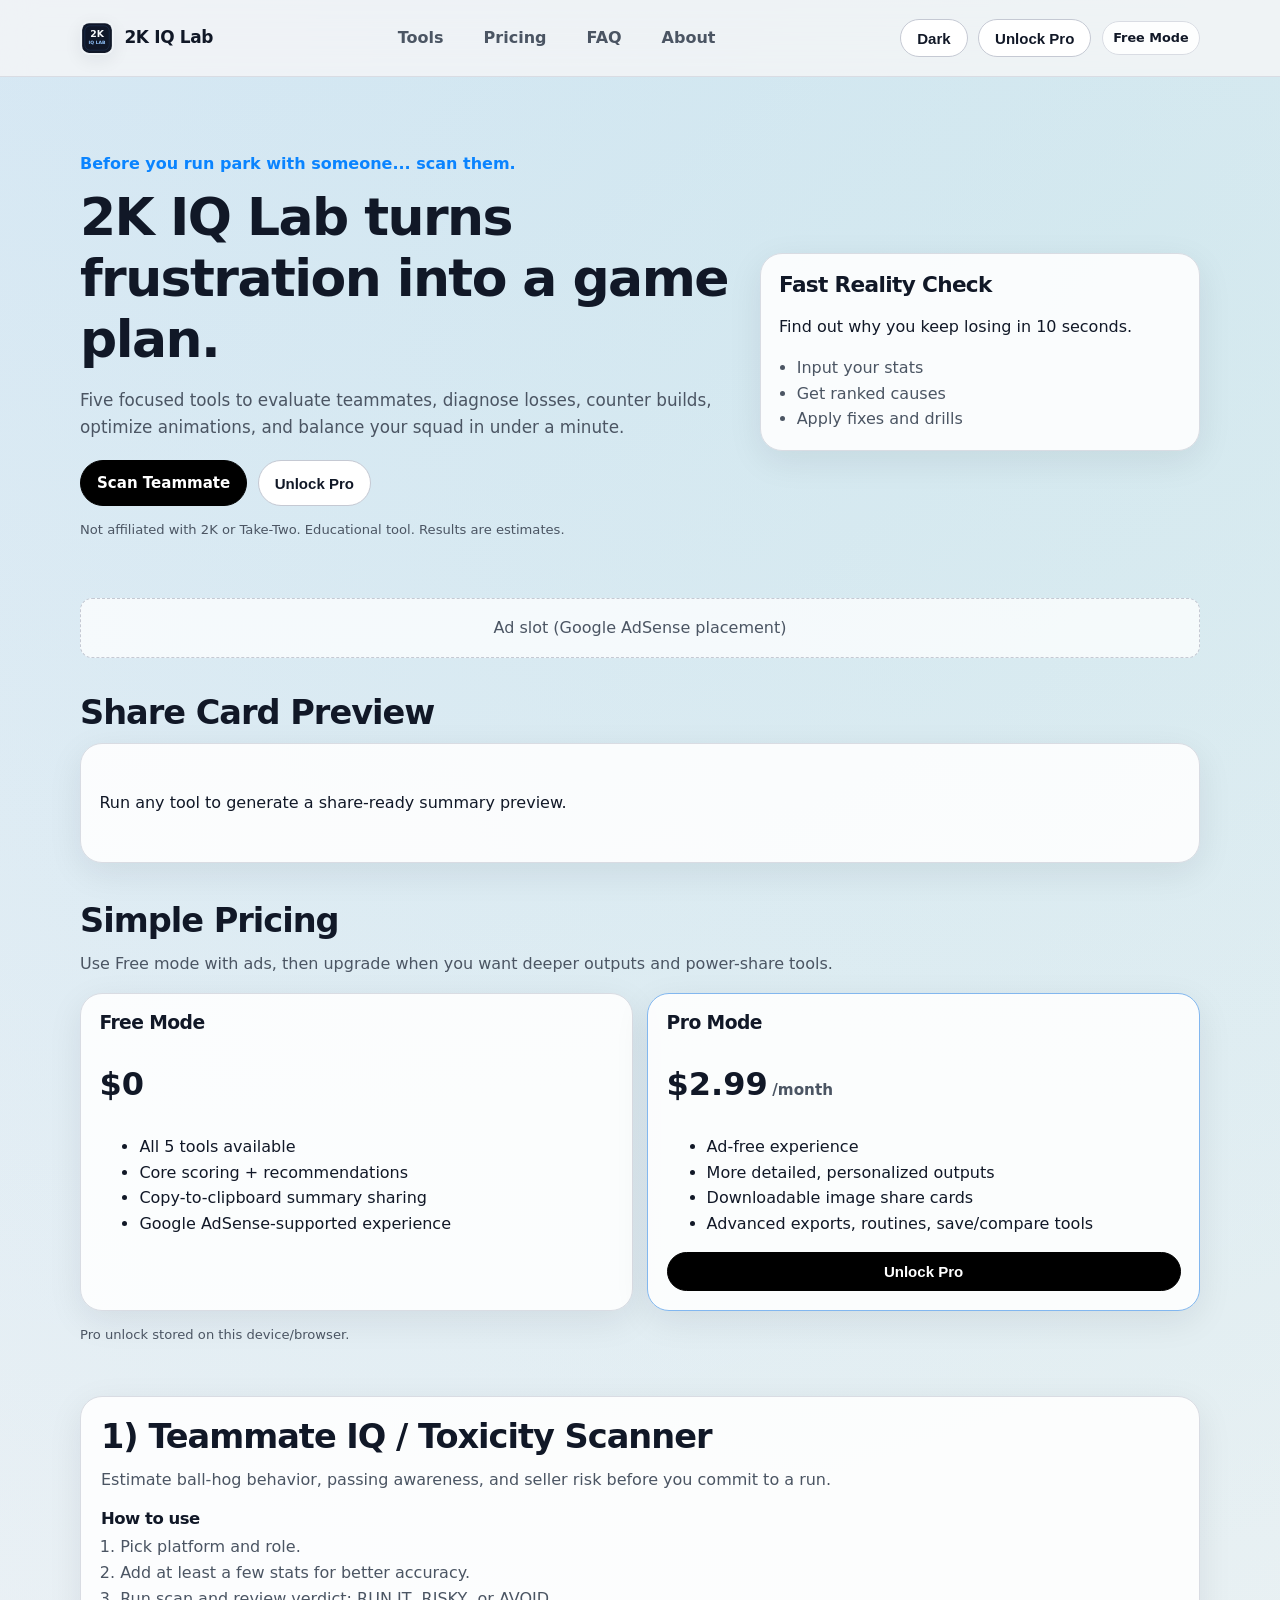
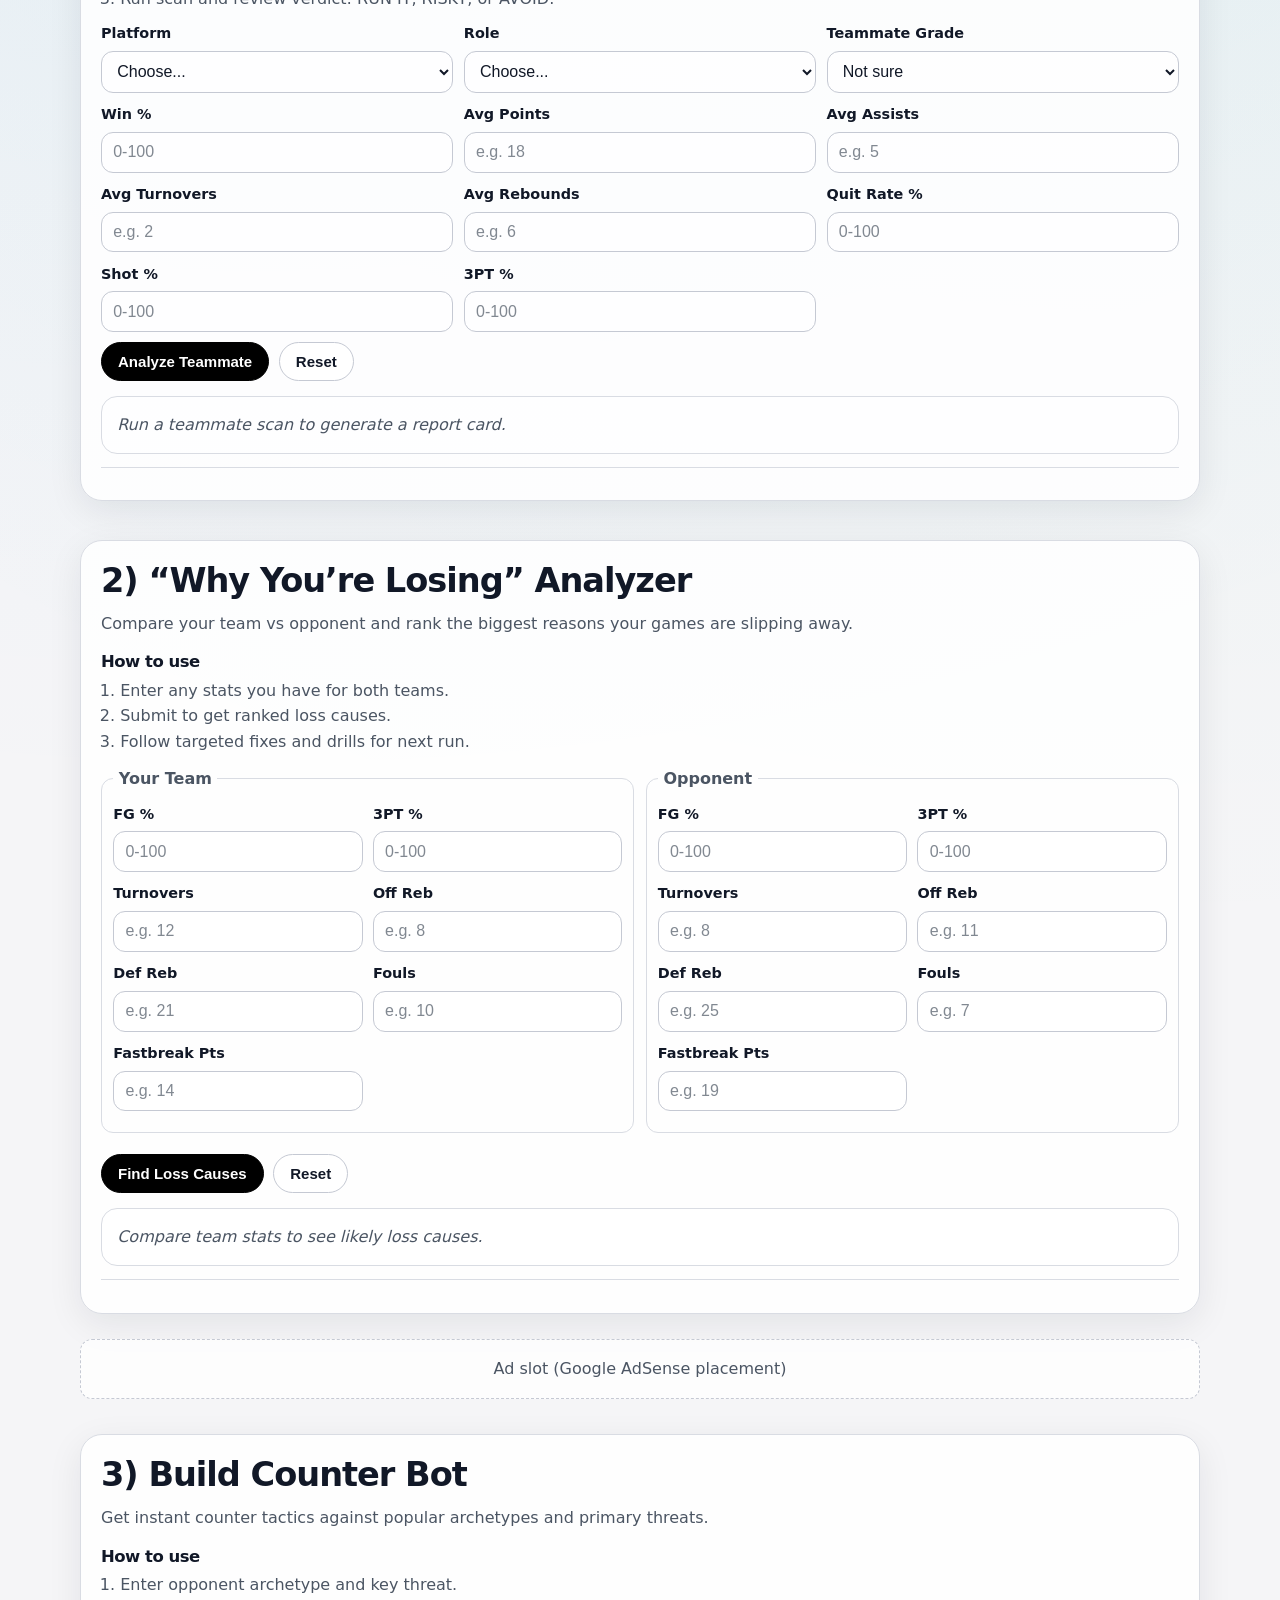
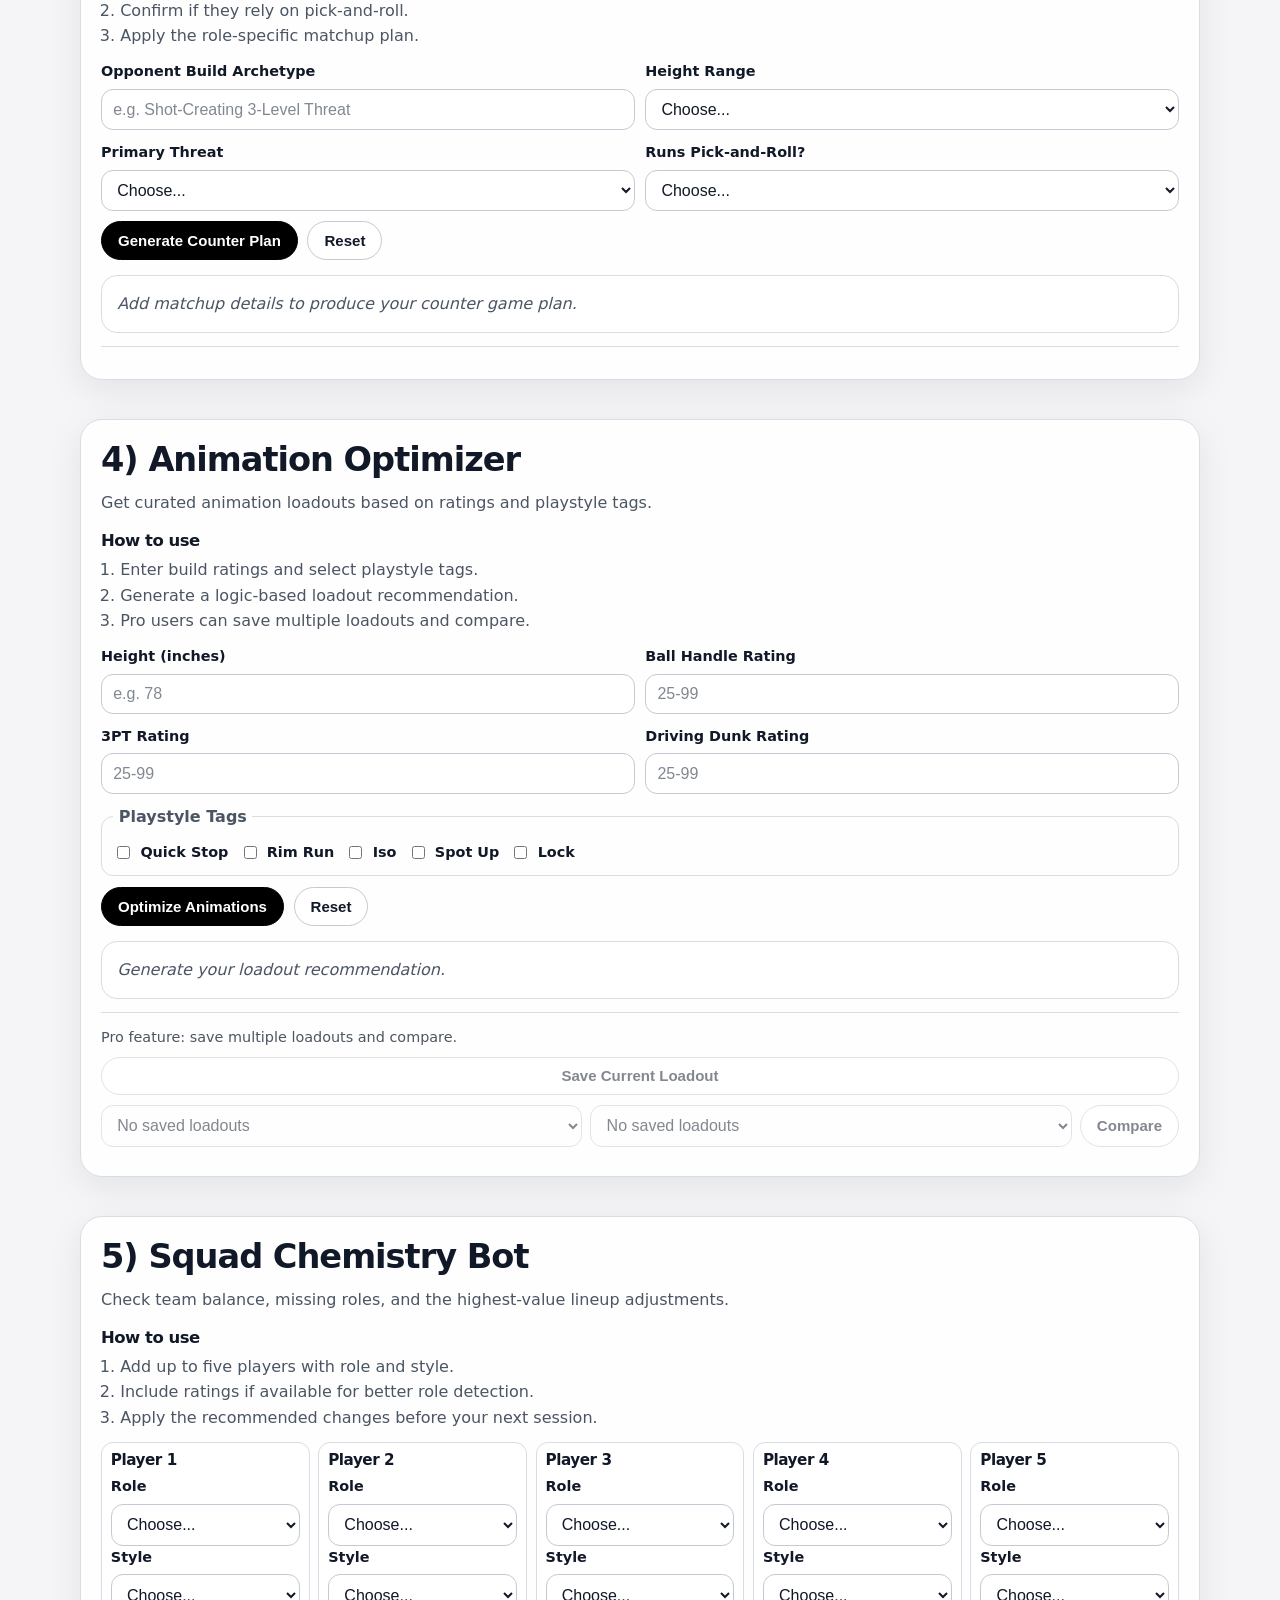
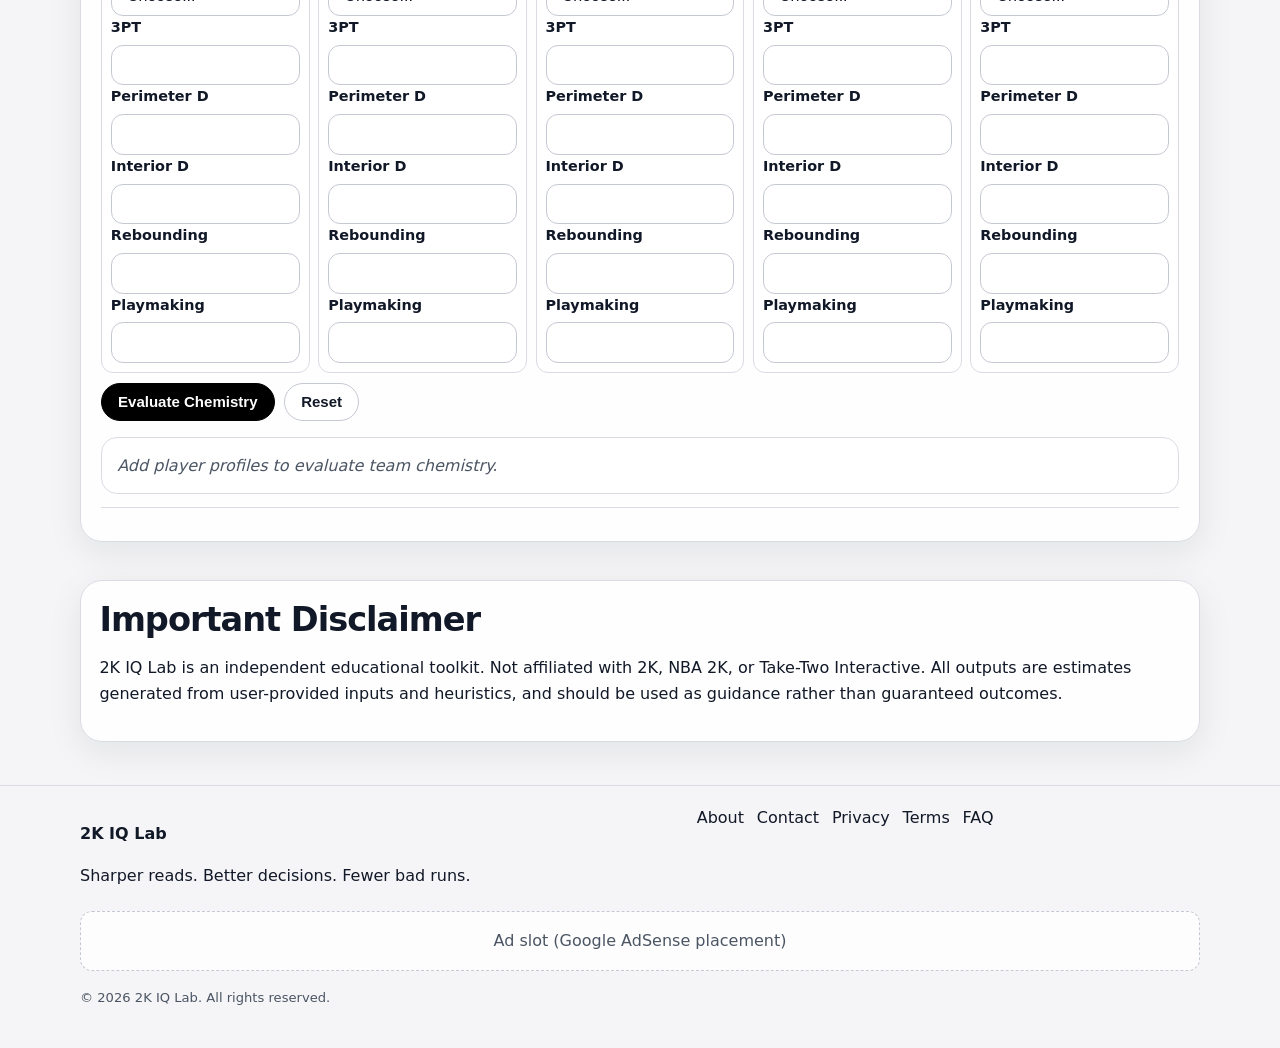
<file: index.html>
<!DOCTYPE html>
<html lang="en">
<head>
  <meta charset="UTF-8" />
  <meta name="viewport" content="width=device-width, initial-scale=1.0" />
  <title>2K IQ Lab | Scan Teammates, Fix Losses, Build Better Squads</title>
  <meta name="description" content="2K IQ Lab is a static toolkit for 2K players: teammate toxicity scans, loss analysis, counter plans, animation loadouts, and squad chemistry checks." />
  <meta name="keywords" content="2K IQ Lab, teammate scanner, toxicity scanner, why you're losing analyzer, 2K build counter, animation optimizer, squad chemistry" />
  <meta property="og:title" content="2K IQ Lab" />
  <meta property="og:description" content="Before you run park with someone... scan them." />
  <meta property="og:type" content="website" />
  <meta name="theme-color" content="#f5f5f7" />
  <link rel="icon" type="image/svg+xml" href="/assets/logo.svg" />
  <link rel="stylesheet" href="/assets/styles.css" />
</head>
<body>
  <a class="skip-link" href="#main-content">Skip to content</a>
  <header class="site-header" id="top">
    <div class="container nav-wrap">
      <a class="brand" href="/index.html" aria-label="2K IQ Lab home">
        <img src="/assets/logo.svg" alt="2K IQ Lab logo" width="34" height="34" />
        <span>2K IQ Lab</span>
      </a>
      <nav class="main-nav" aria-label="Main">
        <details class="tools-menu">
          <summary>Tools</summary>
          <ul>
            <li><a href="#tool-teammate">Teammate IQ Scanner</a></li>
            <li><a href="#tool-losing">Why You’re Losing Analyzer</a></li>
            <li><a href="#tool-counter">Build Counter Bot</a></li>
            <li><a href="#tool-animation">Animation Optimizer</a></li>
            <li><a href="#tool-chemistry">Squad Chemistry Bot</a></li>
          </ul>
        </details>
        <a href="#pricing">Pricing</a>
        <a href="/pages/faq.html">FAQ</a>
        <a href="/pages/about.html">About</a>
      </nav>
      <div class="nav-actions">
        <button class="icon-btn" id="theme-toggle" type="button" aria-label="Toggle dark mode">Theme</button>
        <button class="secondary-btn open-pro-modal" type="button">Unlock Pro</button>
        <span class="pro-state" id="pro-state">Free Mode</span>
      </div>
    </div>
  </header>

  <main id="main-content">
    <section class="hero reveal">
      <div class="container hero-grid">
        <div>
          <p class="eyebrow">Before you run park with someone... scan them.</p>
          <h1>2K IQ Lab turns frustration into a game plan.</h1>
          <p class="hero-sub">Five focused tools to evaluate teammates, diagnose losses, counter builds, optimize animations, and balance your squad in under a minute.</p>
          <div class="hero-actions">
            <a class="primary-btn" href="#tool-teammate">Scan Teammate</a>
            <button class="secondary-btn open-pro-modal" type="button">Unlock Pro</button>
          </div>
          <p class="tiny-note">Not affiliated with 2K or Take-Two. Educational tool. Results are estimates.</p>
        </div>
        <aside class="hero-panel card">
          <h2>Fast Reality Check</h2>
          <p>Find out why you keep losing in 10 seconds.</p>
          <ul>
            <li>Input your stats</li>
            <li>Get ranked causes</li>
            <li>Apply fixes and drills</li>
          </ul>
        </aside>
      </div>
    </section>

    <section class="container reveal">
      <div class="ad-slot" aria-label="Ad slot near hero">Ad slot (Google AdSense placement)</div>
    </section>

    <section class="share-preview-section reveal" aria-live="polite">
      <div class="container">
        <h2>Share Card Preview</h2>
        <div class="share-preview card" id="share-preview">
          <p>Run any tool to generate a share-ready summary preview.</p>
        </div>
      </div>
    </section>

    <section class="pricing reveal" id="pricing">
      <div class="container">
        <h2>Simple Pricing</h2>
        <p class="section-sub">Use Free mode with ads, then upgrade when you want deeper outputs and power-share tools.</p>
        <div class="pricing-grid">
          <article class="price-card card">
            <h3>Free Mode</h3>
            <p class="price">$0</p>
            <ul>
              <li>All 5 tools available</li>
              <li>Core scoring + recommendations</li>
              <li>Copy-to-clipboard summary sharing</li>
              <li>Google AdSense-supported experience</li>
            </ul>
          </article>
          <article class="price-card card pro-highlight">
            <h3>Pro Mode</h3>
            <p class="price">$2.99<span>/month</span></p>
            <ul>
              <li>Ad-free experience</li>
              <li>More detailed, personalized outputs</li>
              <li>Downloadable image share cards</li>
              <li>Advanced exports, routines, save/compare tools</li>
            </ul>
            <button class="primary-btn open-pro-modal" type="button">Unlock Pro</button>
          </article>
        </div>
        <p class="tiny-note" id="pro-storage-note">Pro unlock stored on this device/browser.</p>
      </div>
    </section>

    <section class="tool-section reveal" id="tool-teammate">
      <div class="container">
        <article class="tool card">
          <div class="tool-head">
            <h2>1) Teammate IQ / Toxicity Scanner</h2>
            <p>Estimate ball-hog behavior, passing awareness, and seller risk before you commit to a run.</p>
          </div>
          <div class="tool-help">
            <h3>How to use</h3>
            <ol>
              <li>Pick platform and role.</li>
              <li>Add at least a few stats for better accuracy.</li>
              <li>Run scan and review verdict: RUN IT, RISKY, or AVOID.</li>
            </ol>
          </div>
          <form id="teammate-form" class="tool-form" novalidate>
            <div class="input-grid three-col">
              <label>Platform
                <select name="platform" required>
                  <option value="">Choose...</option>
                  <option>PlayStation</option>
                  <option>Xbox</option>
                  <option>PC</option>
                </select>
              </label>
              <label>Role
                <select name="role" required>
                  <option value="">Choose...</option>
                  <option>Guard</option>
                  <option>Wing</option>
                  <option>Big</option>
                </select>
              </label>
              <label>Teammate Grade
                <select name="grade">
                  <option value="">Not sure</option>
                  <option>A+</option><option>A</option><option>A-</option>
                  <option>B+</option><option>B</option><option>B-</option>
                  <option>C+</option><option>C</option><option>C-</option>
                  <option>D+</option><option>D</option><option>D-</option>
                  <option>F</option>
                </select>
              </label>
              <label>Win %
                <input type="number" name="winPct" min="0" max="100" inputmode="decimal" placeholder="0-100" />
              </label>
              <label>Avg Points
                <input type="number" name="points" min="0" max="100" inputmode="decimal" placeholder="e.g. 18" />
              </label>
              <label>Avg Assists
                <input type="number" name="assists" min="0" max="30" inputmode="decimal" placeholder="e.g. 5" />
              </label>
              <label>Avg Turnovers
                <input type="number" name="turnovers" min="0" max="20" inputmode="decimal" placeholder="e.g. 2" />
              </label>
              <label>Avg Rebounds
                <input type="number" name="rebounds" min="0" max="30" inputmode="decimal" placeholder="e.g. 6" />
              </label>
              <label>Quit Rate %
                <input type="number" name="quitRate" min="0" max="100" inputmode="decimal" placeholder="0-100" />
              </label>
              <label>Shot %
                <input type="number" name="shotPct" min="0" max="100" inputmode="decimal" placeholder="0-100" />
              </label>
              <label>3PT %
                <input type="number" name="threePct" min="0" max="100" inputmode="decimal" placeholder="0-100" />
              </label>
            </div>
            <div class="tool-actions">
              <button class="primary-btn" type="submit">Analyze Teammate</button>
              <button class="secondary-btn" type="button" data-reset-form="teammate-form" data-report-target="teammate-report" data-pro-target="teammate-pro">Reset</button>
            </div>
          </form>
          <div class="report-card empty" id="teammate-report">Run a teammate scan to generate a report card.</div>
          <div class="pro-extra" id="teammate-pro"></div>
        </article>
      </div>
    </section>

    <section class="tool-section reveal" id="tool-losing">
      <div class="container">
        <article class="tool card">
          <div class="tool-head">
            <h2>2) “Why You’re Losing” Analyzer</h2>
            <p>Compare your team vs opponent and rank the biggest reasons your games are slipping away.</p>
          </div>
          <div class="tool-help">
            <h3>How to use</h3>
            <ol>
              <li>Enter any stats you have for both teams.</li>
              <li>Submit to get ranked loss causes.</li>
              <li>Follow targeted fixes and drills for next run.</li>
            </ol>
          </div>
          <form id="losing-form" class="tool-form" novalidate>
            <div class="two-blocks">
              <fieldset>
                <legend>Your Team</legend>
                <div class="input-grid two-col">
                  <label>FG %<input type="number" name="teamFg" min="0" max="100" placeholder="0-100" /></label>
                  <label>3PT %<input type="number" name="team3" min="0" max="100" placeholder="0-100" /></label>
                  <label>Turnovers<input type="number" name="teamTov" min="0" max="40" placeholder="e.g. 12" /></label>
                  <label>Off Reb<input type="number" name="teamOrb" min="0" max="40" placeholder="e.g. 8" /></label>
                  <label>Def Reb<input type="number" name="teamDrb" min="0" max="60" placeholder="e.g. 21" /></label>
                  <label>Fouls<input type="number" name="teamFouls" min="0" max="40" placeholder="e.g. 10" /></label>
                  <label>Fastbreak Pts<input type="number" name="teamFb" min="0" max="80" placeholder="e.g. 14" /></label>
                </div>
              </fieldset>
              <fieldset>
                <legend>Opponent</legend>
                <div class="input-grid two-col">
                  <label>FG %<input type="number" name="oppFg" min="0" max="100" placeholder="0-100" /></label>
                  <label>3PT %<input type="number" name="opp3" min="0" max="100" placeholder="0-100" /></label>
                  <label>Turnovers<input type="number" name="oppTov" min="0" max="40" placeholder="e.g. 8" /></label>
                  <label>Off Reb<input type="number" name="oppOrb" min="0" max="40" placeholder="e.g. 11" /></label>
                  <label>Def Reb<input type="number" name="oppDrb" min="0" max="60" placeholder="e.g. 25" /></label>
                  <label>Fouls<input type="number" name="oppFouls" min="0" max="40" placeholder="e.g. 7" /></label>
                  <label>Fastbreak Pts<input type="number" name="oppFb" min="0" max="80" placeholder="e.g. 19" /></label>
                </div>
              </fieldset>
            </div>
            <div class="tool-actions">
              <button class="primary-btn" type="submit">Find Loss Causes</button>
              <button class="secondary-btn" type="button" data-reset-form="losing-form" data-report-target="losing-report" data-pro-target="losing-pro">Reset</button>
            </div>
          </form>
          <div class="report-card empty" id="losing-report">Compare team stats to see likely loss causes.</div>
          <div class="pro-extra" id="losing-pro"></div>
        </article>
      </div>
    </section>

    <section class="container reveal">
      <div class="ad-slot" aria-label="Ad slot between tools">Ad slot (Google AdSense placement)</div>
    </section>

    <section class="tool-section reveal" id="tool-counter">
      <div class="container">
        <article class="tool card">
          <div class="tool-head">
            <h2>3) Build Counter Bot</h2>
            <p>Get instant counter tactics against popular archetypes and primary threats.</p>
          </div>
          <div class="tool-help">
            <h3>How to use</h3>
            <ol>
              <li>Enter opponent archetype and key threat.</li>
              <li>Confirm if they rely on pick-and-roll.</li>
              <li>Apply the role-specific matchup plan.</li>
            </ol>
          </div>
          <form id="counter-form" class="tool-form" novalidate>
            <div class="input-grid two-col">
              <label>Opponent Build Archetype
                <input type="text" name="archetype" maxlength="80" placeholder="e.g. Shot-Creating 3-Level Threat" required />
              </label>
              <label>Height Range
                <select name="heightRange" required>
                  <option value="">Choose...</option>
                  <option>Under 6'3"</option>
                  <option>6'4" - 6'7"</option>
                  <option>6'8" - 6'10"</option>
                  <option>6'11" and above</option>
                </select>
              </label>
              <label>Primary Threat
                <select name="threat" required>
                  <option value="">Choose...</option>
                  <option value="shooting">Shooting</option>
                  <option value="finishing">Finishing</option>
                  <option value="playmaking">Playmaking</option>
                  <option value="defense">Defense</option>
                </select>
              </label>
              <label>Runs Pick-and-Roll?
                <select name="pnr" required>
                  <option value="">Choose...</option>
                  <option value="yes">Yes</option>
                  <option value="no">No</option>
                </select>
              </label>
            </div>
            <div class="tool-actions">
              <button class="primary-btn" type="submit">Generate Counter Plan</button>
              <button class="secondary-btn" type="button" data-reset-form="counter-form" data-report-target="counter-report" data-pro-target="counter-pro">Reset</button>
            </div>
          </form>
          <div class="report-card empty" id="counter-report">Add matchup details to produce your counter game plan.</div>
          <div class="pro-extra" id="counter-pro"></div>
        </article>
      </div>
    </section>

    <section class="tool-section reveal" id="tool-animation">
      <div class="container">
        <article class="tool card">
          <div class="tool-head">
            <h2>4) Animation Optimizer</h2>
            <p>Get curated animation loadouts based on ratings and playstyle tags.</p>
          </div>
          <div class="tool-help">
            <h3>How to use</h3>
            <ol>
              <li>Enter build ratings and select playstyle tags.</li>
              <li>Generate a logic-based loadout recommendation.</li>
              <li>Pro users can save multiple loadouts and compare.</li>
            </ol>
          </div>
          <form id="animation-form" class="tool-form" novalidate>
            <div class="input-grid two-col">
              <label>Height (inches)
                <input type="number" name="height" min="60" max="90" placeholder="e.g. 78" required />
              </label>
              <label>Ball Handle Rating
                <input type="number" name="ballHandle" min="25" max="99" placeholder="25-99" required />
              </label>
              <label>3PT Rating
                <input type="number" name="threeRating" min="25" max="99" placeholder="25-99" required />
              </label>
              <label>Driving Dunk Rating
                <input type="number" name="dunkRating" min="25" max="99" placeholder="25-99" required />
              </label>
            </div>
            <fieldset>
              <legend>Playstyle Tags</legend>
              <div class="checkbox-row">
                <label><input type="checkbox" name="playstyle" value="quick stop" /> Quick Stop</label>
                <label><input type="checkbox" name="playstyle" value="rim run" /> Rim Run</label>
                <label><input type="checkbox" name="playstyle" value="iso" /> Iso</label>
                <label><input type="checkbox" name="playstyle" value="spot up" /> Spot Up</label>
                <label><input type="checkbox" name="playstyle" value="lock" /> Lock</label>
              </div>
            </fieldset>
            <div class="tool-actions">
              <button class="primary-btn" type="submit">Optimize Animations</button>
              <button class="secondary-btn" type="button" data-reset-form="animation-form" data-report-target="animation-report" data-pro-target="animation-pro">Reset</button>
            </div>
          </form>
          <div class="report-card empty" id="animation-report">Generate your loadout recommendation.</div>
          <div class="pro-extra" id="animation-pro">
            <div class="pro-lock-message">Pro feature: save multiple loadouts and compare.</div>
            <div class="pro-loadout-tools">
              <button class="secondary-btn" id="save-loadout-btn" type="button">Save Current Loadout</button>
              <div class="compare-row">
                <select id="loadout-a" aria-label="Loadout A"></select>
                <select id="loadout-b" aria-label="Loadout B"></select>
                <button class="secondary-btn" id="compare-loadouts-btn" type="button">Compare</button>
              </div>
              <div id="loadout-compare-output" class="mini-output"></div>
            </div>
          </div>
        </article>
      </div>
    </section>

    <section class="tool-section reveal" id="tool-chemistry">
      <div class="container">
        <article class="tool card">
          <div class="tool-head">
            <h2>5) Squad Chemistry Bot</h2>
            <p>Check team balance, missing roles, and the highest-value lineup adjustments.</p>
          </div>
          <div class="tool-help">
            <h3>How to use</h3>
            <ol>
              <li>Add up to five players with role and style.</li>
              <li>Include ratings if available for better role detection.</li>
              <li>Apply the recommended changes before your next session.</li>
            </ol>
          </div>
          <form id="chemistry-form" class="tool-form" novalidate>
            <div class="player-grid">
              <div class="player-card"><h3>Player 1</h3><label>Role<select name="p1Role"><option value="">Choose...</option><option>Guard</option><option>Wing</option><option>Big</option></select></label><label>Style<select name="p1Style"><option value="">Choose...</option><option>creator</option><option>shooter</option><option>lock</option><option>slasher</option><option>glass</option></select></label><label>3PT<input type="number" name="p13pt" min="25" max="99" /></label><label>Perimeter D<input type="number" name="p1PerD" min="25" max="99" /></label><label>Interior D<input type="number" name="p1IntD" min="25" max="99" /></label><label>Rebounding<input type="number" name="p1Reb" min="25" max="99" /></label><label>Playmaking<input type="number" name="p1Play" min="25" max="99" /></label></div>
              <div class="player-card"><h3>Player 2</h3><label>Role<select name="p2Role"><option value="">Choose...</option><option>Guard</option><option>Wing</option><option>Big</option></select></label><label>Style<select name="p2Style"><option value="">Choose...</option><option>creator</option><option>shooter</option><option>lock</option><option>slasher</option><option>glass</option></select></label><label>3PT<input type="number" name="p23pt" min="25" max="99" /></label><label>Perimeter D<input type="number" name="p2PerD" min="25" max="99" /></label><label>Interior D<input type="number" name="p2IntD" min="25" max="99" /></label><label>Rebounding<input type="number" name="p2Reb" min="25" max="99" /></label><label>Playmaking<input type="number" name="p2Play" min="25" max="99" /></label></div>
              <div class="player-card"><h3>Player 3</h3><label>Role<select name="p3Role"><option value="">Choose...</option><option>Guard</option><option>Wing</option><option>Big</option></select></label><label>Style<select name="p3Style"><option value="">Choose...</option><option>creator</option><option>shooter</option><option>lock</option><option>slasher</option><option>glass</option></select></label><label>3PT<input type="number" name="p33pt" min="25" max="99" /></label><label>Perimeter D<input type="number" name="p3PerD" min="25" max="99" /></label><label>Interior D<input type="number" name="p3IntD" min="25" max="99" /></label><label>Rebounding<input type="number" name="p3Reb" min="25" max="99" /></label><label>Playmaking<input type="number" name="p3Play" min="25" max="99" /></label></div>
              <div class="player-card"><h3>Player 4</h3><label>Role<select name="p4Role"><option value="">Choose...</option><option>Guard</option><option>Wing</option><option>Big</option></select></label><label>Style<select name="p4Style"><option value="">Choose...</option><option>creator</option><option>shooter</option><option>lock</option><option>slasher</option><option>glass</option></select></label><label>3PT<input type="number" name="p43pt" min="25" max="99" /></label><label>Perimeter D<input type="number" name="p4PerD" min="25" max="99" /></label><label>Interior D<input type="number" name="p4IntD" min="25" max="99" /></label><label>Rebounding<input type="number" name="p4Reb" min="25" max="99" /></label><label>Playmaking<input type="number" name="p4Play" min="25" max="99" /></label></div>
              <div class="player-card"><h3>Player 5</h3><label>Role<select name="p5Role"><option value="">Choose...</option><option>Guard</option><option>Wing</option><option>Big</option></select></label><label>Style<select name="p5Style"><option value="">Choose...</option><option>creator</option><option>shooter</option><option>lock</option><option>slasher</option><option>glass</option></select></label><label>3PT<input type="number" name="p53pt" min="25" max="99" /></label><label>Perimeter D<input type="number" name="p5PerD" min="25" max="99" /></label><label>Interior D<input type="number" name="p5IntD" min="25" max="99" /></label><label>Rebounding<input type="number" name="p5Reb" min="25" max="99" /></label><label>Playmaking<input type="number" name="p5Play" min="25" max="99" /></label></div>
            </div>
            <div class="tool-actions">
              <button class="primary-btn" type="submit">Evaluate Chemistry</button>
              <button class="secondary-btn" type="button" data-reset-form="chemistry-form" data-report-target="chemistry-report" data-pro-target="chemistry-pro">Reset</button>
            </div>
          </form>
          <div class="report-card empty" id="chemistry-report">Add player profiles to evaluate team chemistry.</div>
          <div class="pro-extra" id="chemistry-pro"></div>
        </article>
      </div>
    </section>

    <section class="disclaimer-section reveal">
      <div class="container card">
        <h2>Important Disclaimer</h2>
        <p>2K IQ Lab is an independent educational toolkit. Not affiliated with 2K, NBA 2K, or Take-Two Interactive. All outputs are estimates generated from user-provided inputs and heuristics, and should be used as guidance rather than guaranteed outcomes.</p>
      </div>
    </section>
  </main>

  <footer class="site-footer">
    <div class="container footer-grid">
      <div>
        <p><strong>2K IQ Lab</strong></p>
        <p>Sharper reads. Better decisions. Fewer bad runs.</p>
      </div>
      <nav aria-label="Footer">
        <a href="/pages/about.html">About</a>
        <a href="/pages/contact.html">Contact</a>
        <a href="/pages/privacy.html">Privacy</a>
        <a href="/pages/terms.html">Terms</a>
        <a href="/pages/faq.html">FAQ</a>
      </nav>
    </div>
    <div class="container">
      <div class="ad-slot" aria-label="Ad slot in footer">Ad slot (Google AdSense placement)</div>
      <p class="copyright">© <span id="year"></span> 2K IQ Lab. All rights reserved.</p>
    </div>
  </footer>

  <div class="modal" id="pro-modal" aria-hidden="true">
    <div class="modal-backdrop" data-close-modal="true"></div>
    <div class="modal-panel" role="dialog" aria-modal="true" aria-labelledby="pro-modal-title">
      <button class="close-modal" type="button" data-close-modal="true" aria-label="Close">×</button>
      <h2 id="pro-modal-title">Unlock 2K IQ Lab Pro</h2>
      <p class="price">$2.99<span>/month</span></p>
      <ul>
        <li>Ad-free experience</li>
        <li>Advanced report details + routines</li>
        <li>Image export and enhanced share links</li>
        <li>Save/compare optimization profiles</li>
      </ul>
      <a class="primary-btn" id="stripe-pay-link" href="https://buy.stripe.com/eVqaEZ768eFggv3e5NcbC03" target="_blank" rel="noopener noreferrer">Pay with Stripe</a>
      <button class="secondary-btn" id="manual-unlock-btn" type="button">I’ve Paid — Unlock Pro</button>
      <p class="tiny-note">This unlock is stored locally on this device/browser. No server-side subscription verification is used in this static build.</p>
    </div>
  </div>

  <div id="toast" class="toast" role="status" aria-live="polite"></div>

  <script src="/assets/app.js" defer></script>
</body>
</html>
</file>
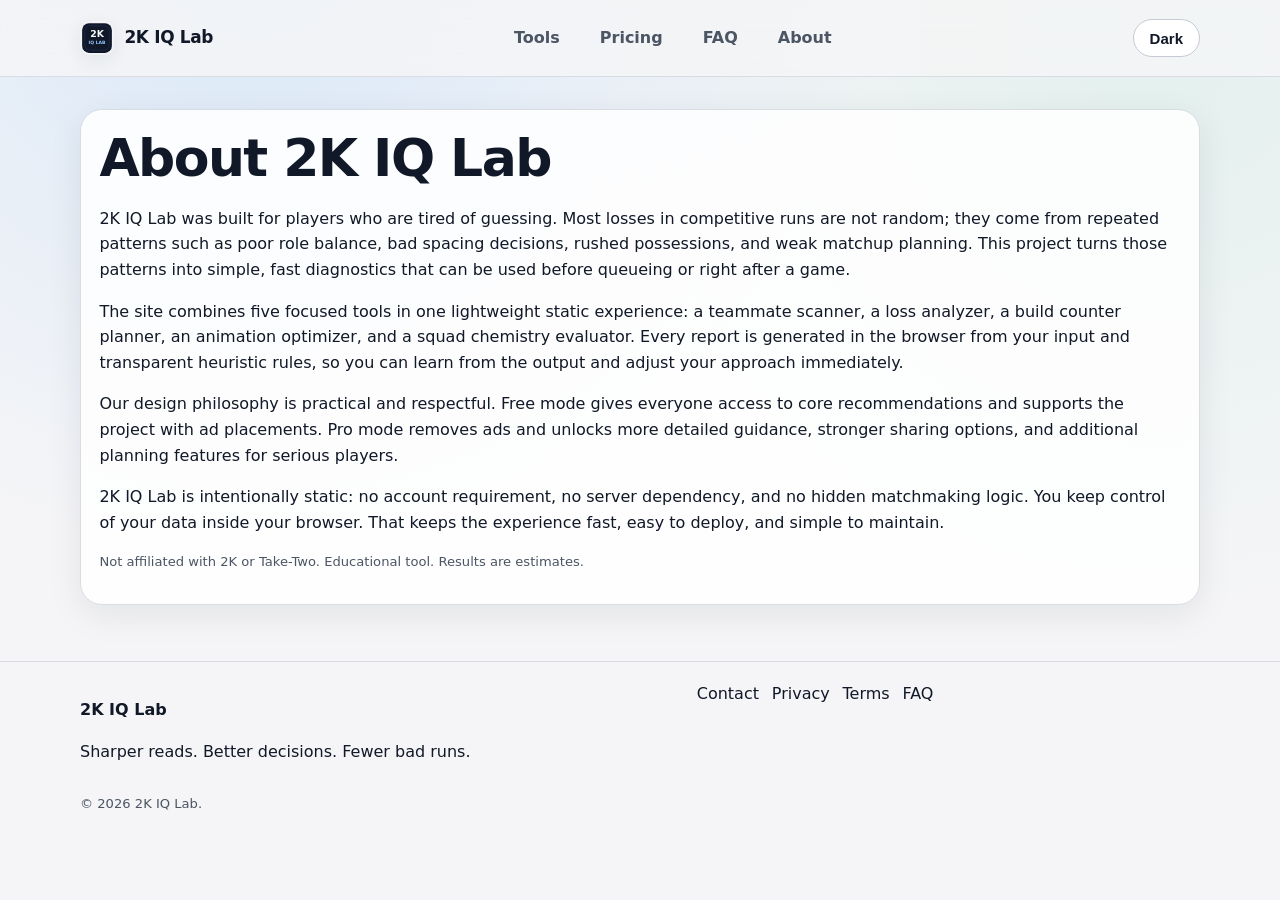
<file: pages/about.html>
<!DOCTYPE html>
<html lang="en">
<head>
  <meta charset="UTF-8" />
  <meta name="viewport" content="width=device-width, initial-scale=1.0" />
  <title>About | 2K IQ Lab</title>
  <meta name="description" content="Learn why 2K IQ Lab was built and how each static analysis tool helps players improve decisions and team outcomes." />
  <link rel="icon" type="image/svg+xml" href="/assets/logo.svg" />
  <link rel="stylesheet" href="/assets/styles.css" />
</head>
<body>
  <header class="site-header">
    <div class="container nav-wrap">
      <a class="brand" href="/index.html"><img src="/assets/logo.svg" alt="2K IQ Lab logo" width="34" height="34" /><span>2K IQ Lab</span></a>
      <nav class="main-nav" aria-label="Main">
        <a href="/index.html#tool-teammate">Tools</a>
        <a href="/index.html#pricing">Pricing</a>
        <a href="/pages/faq.html">FAQ</a>
        <a href="/pages/about.html" aria-current="page">About</a>
      </nav>
      <button class="icon-btn" id="theme-toggle" type="button" aria-label="Toggle dark mode">Theme</button>
    </div>
  </header>

  <main class="container" style="padding: 2rem 0;">
    <article class="card">
      <h1>About 2K IQ Lab</h1>
      <p>2K IQ Lab was built for players who are tired of guessing. Most losses in competitive runs are not random; they come from repeated patterns such as poor role balance, bad spacing decisions, rushed possessions, and weak matchup planning. This project turns those patterns into simple, fast diagnostics that can be used before queueing or right after a game.</p>
      <p>The site combines five focused tools in one lightweight static experience: a teammate scanner, a loss analyzer, a build counter planner, an animation optimizer, and a squad chemistry evaluator. Every report is generated in the browser from your input and transparent heuristic rules, so you can learn from the output and adjust your approach immediately.</p>
      <p>Our design philosophy is practical and respectful. Free mode gives everyone access to core recommendations and supports the project with ad placements. Pro mode removes ads and unlocks more detailed guidance, stronger sharing options, and additional planning features for serious players.</p>
      <p>2K IQ Lab is intentionally static: no account requirement, no server dependency, and no hidden matchmaking logic. You keep control of your data inside your browser. That keeps the experience fast, easy to deploy, and simple to maintain.</p>
      <p class="tiny-note">Not affiliated with 2K or Take-Two. Educational tool. Results are estimates.</p>
    </article>
  </main>

  <footer class="site-footer">
    <div class="container footer-grid">
      <div>
        <p><strong>2K IQ Lab</strong></p>
        <p>Sharper reads. Better decisions. Fewer bad runs.</p>
      </div>
      <nav aria-label="Footer">
        <a href="/pages/contact.html">Contact</a>
        <a href="/pages/privacy.html">Privacy</a>
        <a href="/pages/terms.html">Terms</a>
        <a href="/pages/faq.html">FAQ</a>
      </nav>
    </div>
    <div class="container"><p class="copyright">© <span id="year"></span> 2K IQ Lab.</p></div>
  </footer>

  <script src="/assets/app.js" defer></script>
</body>
</html>
</file>
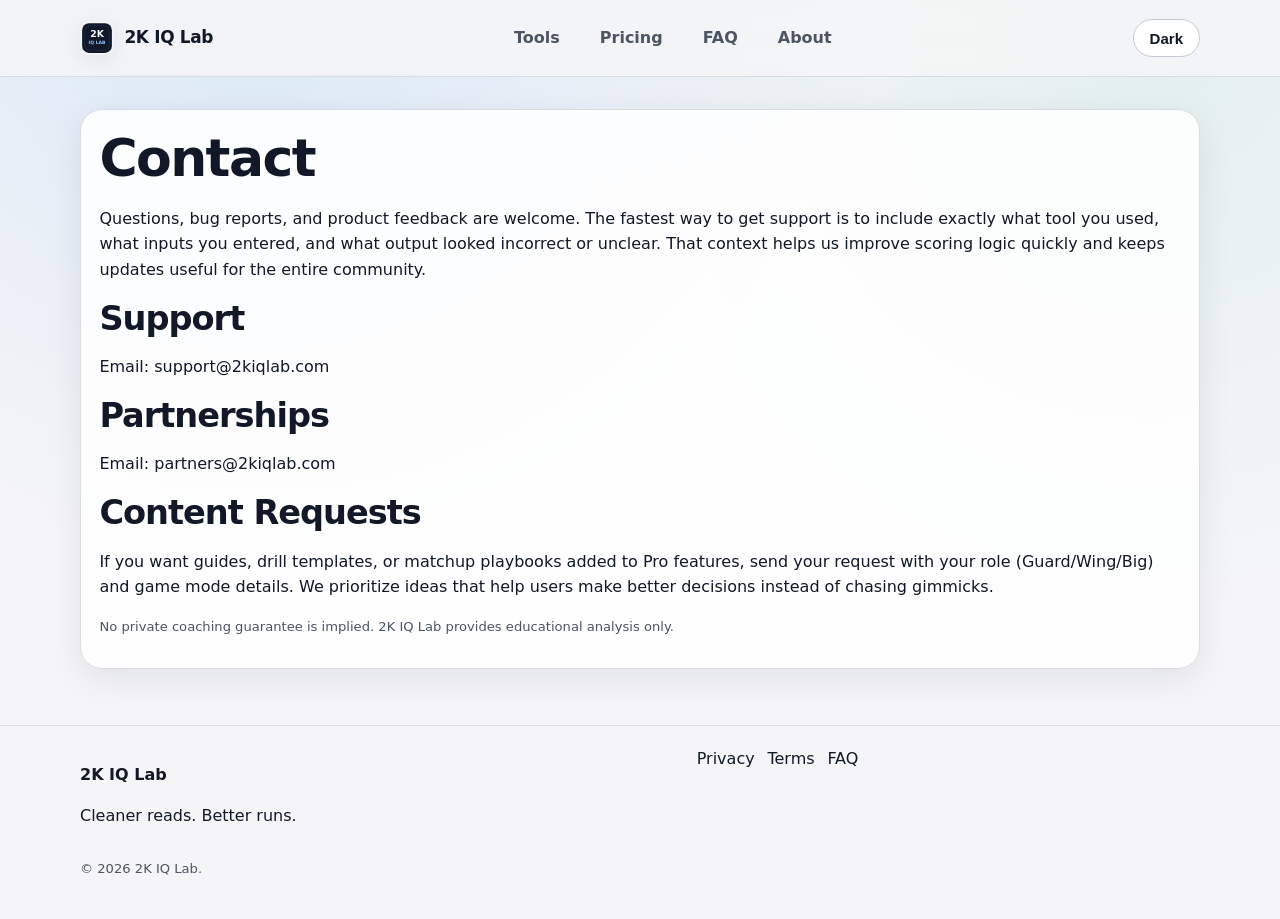
<file: pages/contact.html>
<!DOCTYPE html>
<html lang="en">
<head>
  <meta charset="UTF-8" />
  <meta name="viewport" content="width=device-width, initial-scale=1.0" />
  <title>Contact | 2K IQ Lab</title>
  <meta name="description" content="Contact 2K IQ Lab for support, partnerships, or feedback on tool accuracy and feature requests." />
  <link rel="icon" type="image/svg+xml" href="/assets/logo.svg" />
  <link rel="stylesheet" href="/assets/styles.css" />
</head>
<body>
  <header class="site-header">
    <div class="container nav-wrap">
      <a class="brand" href="/index.html"><img src="/assets/logo.svg" alt="2K IQ Lab logo" width="34" height="34" /><span>2K IQ Lab</span></a>
      <nav class="main-nav" aria-label="Main">
        <a href="/index.html#tool-teammate">Tools</a>
        <a href="/index.html#pricing">Pricing</a>
        <a href="/pages/faq.html">FAQ</a>
        <a href="/pages/about.html">About</a>
      </nav>
      <button class="icon-btn" id="theme-toggle" type="button" aria-label="Toggle dark mode">Theme</button>
    </div>
  </header>

  <main class="container" style="padding: 2rem 0;">
    <article class="card">
      <h1>Contact</h1>
      <p>Questions, bug reports, and product feedback are welcome. The fastest way to get support is to include exactly what tool you used, what inputs you entered, and what output looked incorrect or unclear. That context helps us improve scoring logic quickly and keeps updates useful for the entire community.</p>
      <h2>Support</h2>
      <p>Email: <a href="mailto:support@2kiqlab.com">support@2kiqlab.com</a></p>
      <h2>Partnerships</h2>
      <p>Email: <a href="mailto:partners@2kiqlab.com">partners@2kiqlab.com</a></p>
      <h2>Content Requests</h2>
      <p>If you want guides, drill templates, or matchup playbooks added to Pro features, send your request with your role (Guard/Wing/Big) and game mode details. We prioritize ideas that help users make better decisions instead of chasing gimmicks.</p>
      <p class="tiny-note">No private coaching guarantee is implied. 2K IQ Lab provides educational analysis only.</p>
    </article>
  </main>

  <footer class="site-footer">
    <div class="container footer-grid">
      <div><p><strong>2K IQ Lab</strong></p><p>Cleaner reads. Better runs.</p></div>
      <nav aria-label="Footer">
        <a href="/pages/privacy.html">Privacy</a>
        <a href="/pages/terms.html">Terms</a>
        <a href="/pages/faq.html">FAQ</a>
      </nav>
    </div>
    <div class="container"><p class="copyright">© <span id="year"></span> 2K IQ Lab.</p></div>
  </footer>

  <script src="/assets/app.js" defer></script>
</body>
</html>
</file>
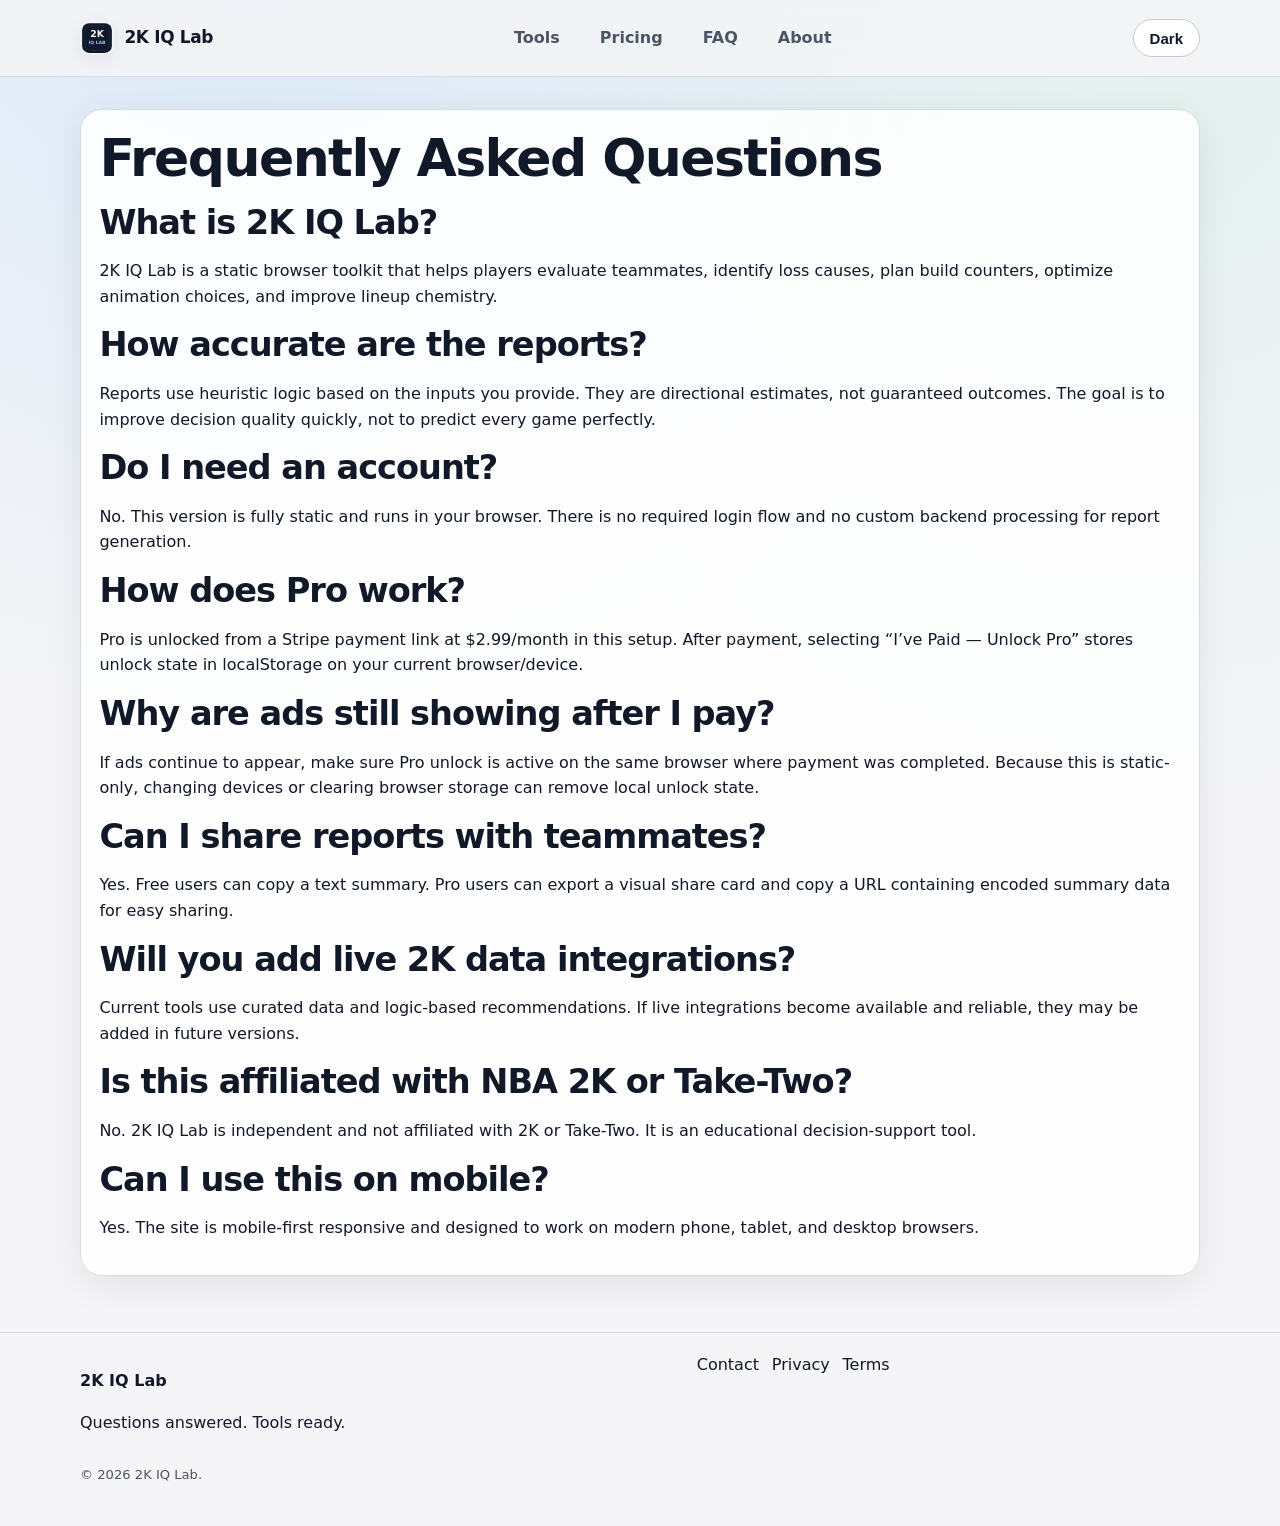
<file: pages/faq.html>
<!DOCTYPE html>
<html lang="en">
<head>
  <meta charset="UTF-8" />
  <meta name="viewport" content="width=device-width, initial-scale=1.0" />
  <title>FAQ | 2K IQ Lab</title>
  <meta name="description" content="Frequently asked questions about 2K IQ Lab features, Pro unlock, ads, privacy, and static tool accuracy." />
  <link rel="icon" type="image/svg+xml" href="/assets/logo.svg" />
  <link rel="stylesheet" href="/assets/styles.css" />
</head>
<body>
  <header class="site-header">
    <div class="container nav-wrap">
      <a class="brand" href="/index.html"><img src="/assets/logo.svg" alt="2K IQ Lab logo" width="34" height="34" /><span>2K IQ Lab</span></a>
      <nav class="main-nav" aria-label="Main">
        <a href="/index.html#tool-teammate">Tools</a>
        <a href="/index.html#pricing">Pricing</a>
        <a href="/pages/faq.html" aria-current="page">FAQ</a>
        <a href="/pages/about.html">About</a>
      </nav>
      <button class="icon-btn" id="theme-toggle" type="button" aria-label="Toggle dark mode">Theme</button>
    </div>
  </header>

  <main class="container" style="padding: 2rem 0;">
    <article class="card">
      <h1>Frequently Asked Questions</h1>
      <h2>What is 2K IQ Lab?</h2>
      <p>2K IQ Lab is a static browser toolkit that helps players evaluate teammates, identify loss causes, plan build counters, optimize animation choices, and improve lineup chemistry.</p>

      <h2>How accurate are the reports?</h2>
      <p>Reports use heuristic logic based on the inputs you provide. They are directional estimates, not guaranteed outcomes. The goal is to improve decision quality quickly, not to predict every game perfectly.</p>

      <h2>Do I need an account?</h2>
      <p>No. This version is fully static and runs in your browser. There is no required login flow and no custom backend processing for report generation.</p>

      <h2>How does Pro work?</h2>
      <p>Pro is unlocked from a Stripe payment link at $2.99/month in this setup. After payment, selecting “I’ve Paid — Unlock Pro” stores unlock state in localStorage on your current browser/device.</p>

      <h2>Why are ads still showing after I pay?</h2>
      <p>If ads continue to appear, make sure Pro unlock is active on the same browser where payment was completed. Because this is static-only, changing devices or clearing browser storage can remove local unlock state.</p>

      <h2>Can I share reports with teammates?</h2>
      <p>Yes. Free users can copy a text summary. Pro users can export a visual share card and copy a URL containing encoded summary data for easy sharing.</p>

      <h2>Will you add live 2K data integrations?</h2>
      <p>Current tools use curated data and logic-based recommendations. If live integrations become available and reliable, they may be added in future versions.</p>

      <h2>Is this affiliated with NBA 2K or Take-Two?</h2>
      <p>No. 2K IQ Lab is independent and not affiliated with 2K or Take-Two. It is an educational decision-support tool.</p>

      <h2>Can I use this on mobile?</h2>
      <p>Yes. The site is mobile-first responsive and designed to work on modern phone, tablet, and desktop browsers.</p>
    </article>
  </main>

  <footer class="site-footer">
    <div class="container footer-grid">
      <div><p><strong>2K IQ Lab</strong></p><p>Questions answered. Tools ready.</p></div>
      <nav aria-label="Footer">
        <a href="/pages/contact.html">Contact</a>
        <a href="/pages/privacy.html">Privacy</a>
        <a href="/pages/terms.html">Terms</a>
      </nav>
    </div>
    <div class="container"><p class="copyright">© <span id="year"></span> 2K IQ Lab.</p></div>
  </footer>

  <script src="/assets/app.js" defer></script>
</body>
</html>
</file>
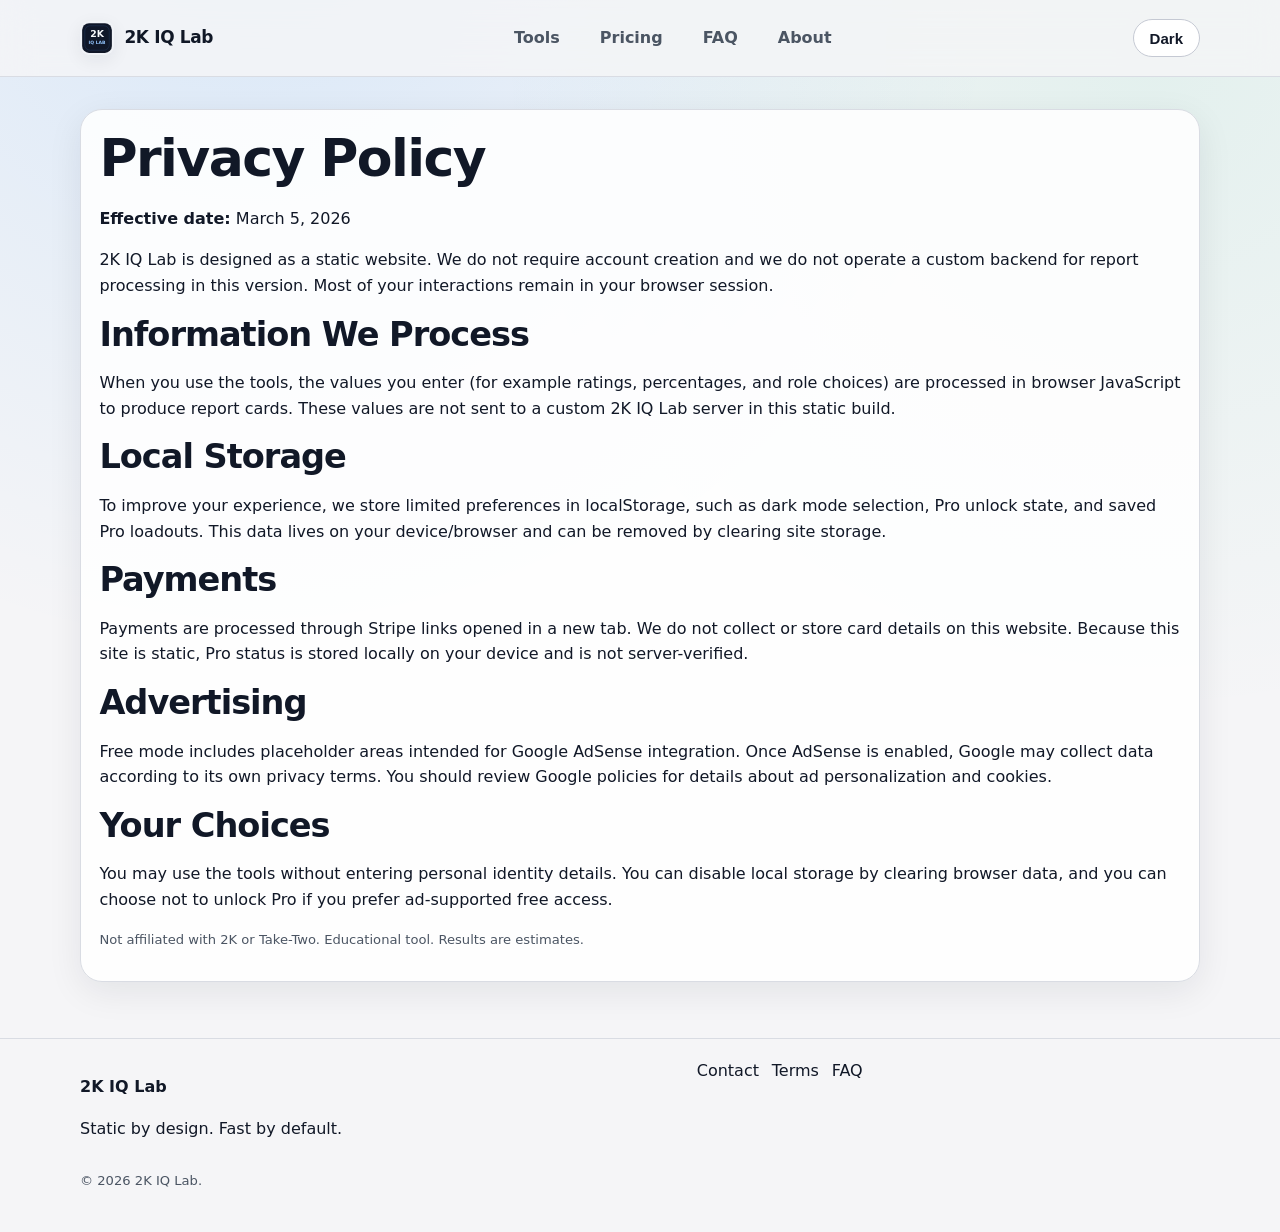
<file: pages/privacy.html>
<!DOCTYPE html>
<html lang="en">
<head>
  <meta charset="UTF-8" />
  <meta name="viewport" content="width=device-width, initial-scale=1.0" />
  <title>Privacy Policy | 2K IQ Lab</title>
  <meta name="description" content="Privacy policy for 2K IQ Lab, covering local browser storage, analytics assumptions, and ad placeholders." />
  <link rel="icon" type="image/svg+xml" href="/assets/logo.svg" />
  <link rel="stylesheet" href="/assets/styles.css" />
</head>
<body>
  <header class="site-header">
    <div class="container nav-wrap">
      <a class="brand" href="/index.html"><img src="/assets/logo.svg" alt="2K IQ Lab logo" width="34" height="34" /><span>2K IQ Lab</span></a>
      <nav class="main-nav" aria-label="Main">
        <a href="/index.html#tool-teammate">Tools</a>
        <a href="/index.html#pricing">Pricing</a>
        <a href="/pages/faq.html">FAQ</a>
        <a href="/pages/about.html">About</a>
      </nav>
      <button class="icon-btn" id="theme-toggle" type="button" aria-label="Toggle dark mode">Theme</button>
    </div>
  </header>

  <main class="container" style="padding: 2rem 0;">
    <article class="card">
      <h1>Privacy Policy</h1>
      <p><strong>Effective date:</strong> March 5, 2026</p>
      <p>2K IQ Lab is designed as a static website. We do not require account creation and we do not operate a custom backend for report processing in this version. Most of your interactions remain in your browser session.</p>
      <h2>Information We Process</h2>
      <p>When you use the tools, the values you enter (for example ratings, percentages, and role choices) are processed in browser JavaScript to produce report cards. These values are not sent to a custom 2K IQ Lab server in this static build.</p>
      <h2>Local Storage</h2>
      <p>To improve your experience, we store limited preferences in localStorage, such as dark mode selection, Pro unlock state, and saved Pro loadouts. This data lives on your device/browser and can be removed by clearing site storage.</p>
      <h2>Payments</h2>
      <p>Payments are processed through Stripe links opened in a new tab. We do not collect or store card details on this website. Because this site is static, Pro status is stored locally on your device and is not server-verified.</p>
      <h2>Advertising</h2>
      <p>Free mode includes placeholder areas intended for Google AdSense integration. Once AdSense is enabled, Google may collect data according to its own privacy terms. You should review Google policies for details about ad personalization and cookies.</p>
      <h2>Your Choices</h2>
      <p>You may use the tools without entering personal identity details. You can disable local storage by clearing browser data, and you can choose not to unlock Pro if you prefer ad-supported free access.</p>
      <p class="tiny-note">Not affiliated with 2K or Take-Two. Educational tool. Results are estimates.</p>
    </article>
  </main>

  <footer class="site-footer">
    <div class="container footer-grid">
      <div><p><strong>2K IQ Lab</strong></p><p>Static by design. Fast by default.</p></div>
      <nav aria-label="Footer">
        <a href="/pages/contact.html">Contact</a>
        <a href="/pages/terms.html">Terms</a>
        <a href="/pages/faq.html">FAQ</a>
      </nav>
    </div>
    <div class="container"><p class="copyright">© <span id="year"></span> 2K IQ Lab.</p></div>
  </footer>

  <script src="/assets/app.js" defer></script>
</body>
</html>
</file>
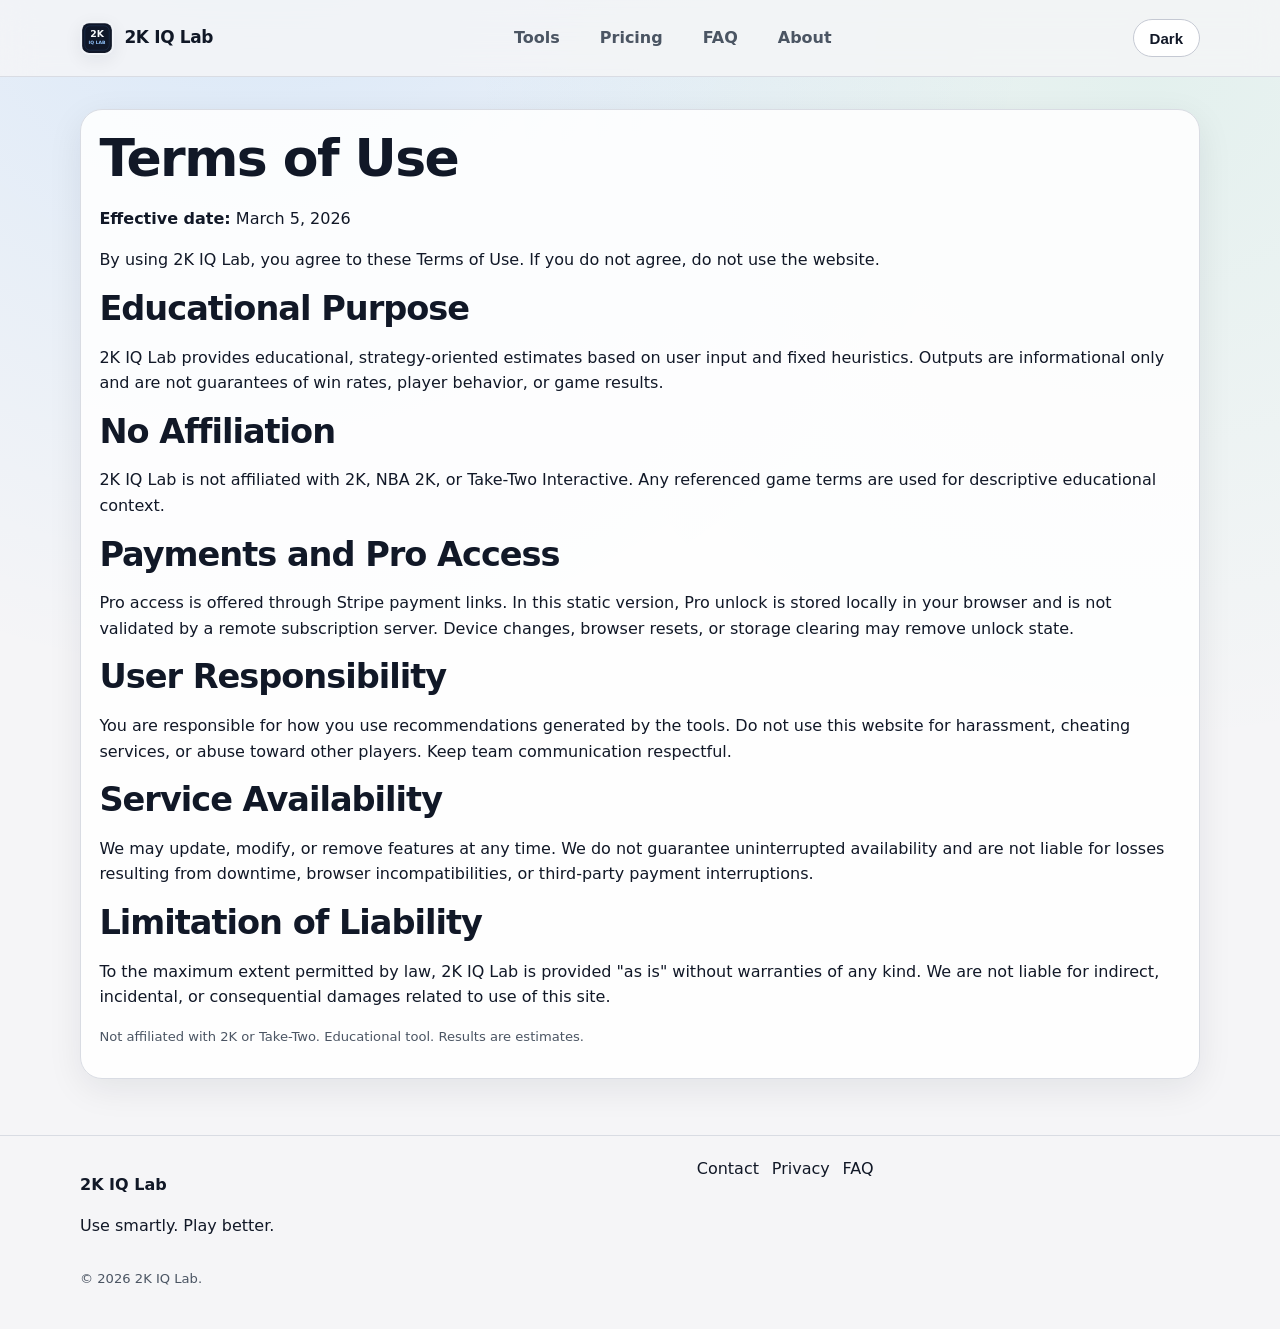
<file: pages/terms.html>
<!DOCTYPE html>
<html lang="en">
<head>
  <meta charset="UTF-8" />
  <meta name="viewport" content="width=device-width, initial-scale=1.0" />
  <title>Terms of Use | 2K IQ Lab</title>
  <meta name="description" content="Terms of use for 2K IQ Lab static tools, including educational scope, limitations, and user responsibilities." />
  <link rel="icon" type="image/svg+xml" href="/assets/logo.svg" />
  <link rel="stylesheet" href="/assets/styles.css" />
</head>
<body>
  <header class="site-header">
    <div class="container nav-wrap">
      <a class="brand" href="/index.html"><img src="/assets/logo.svg" alt="2K IQ Lab logo" width="34" height="34" /><span>2K IQ Lab</span></a>
      <nav class="main-nav" aria-label="Main">
        <a href="/index.html#tool-teammate">Tools</a>
        <a href="/index.html#pricing">Pricing</a>
        <a href="/pages/faq.html">FAQ</a>
        <a href="/pages/about.html">About</a>
      </nav>
      <button class="icon-btn" id="theme-toggle" type="button" aria-label="Toggle dark mode">Theme</button>
    </div>
  </header>

  <main class="container" style="padding: 2rem 0;">
    <article class="card">
      <h1>Terms of Use</h1>
      <p><strong>Effective date:</strong> March 5, 2026</p>
      <p>By using 2K IQ Lab, you agree to these Terms of Use. If you do not agree, do not use the website.</p>
      <h2>Educational Purpose</h2>
      <p>2K IQ Lab provides educational, strategy-oriented estimates based on user input and fixed heuristics. Outputs are informational only and are not guarantees of win rates, player behavior, or game results.</p>
      <h2>No Affiliation</h2>
      <p>2K IQ Lab is not affiliated with 2K, NBA 2K, or Take-Two Interactive. Any referenced game terms are used for descriptive educational context.</p>
      <h2>Payments and Pro Access</h2>
      <p>Pro access is offered through Stripe payment links. In this static version, Pro unlock is stored locally in your browser and is not validated by a remote subscription server. Device changes, browser resets, or storage clearing may remove unlock state.</p>
      <h2>User Responsibility</h2>
      <p>You are responsible for how you use recommendations generated by the tools. Do not use this website for harassment, cheating services, or abuse toward other players. Keep team communication respectful.</p>
      <h2>Service Availability</h2>
      <p>We may update, modify, or remove features at any time. We do not guarantee uninterrupted availability and are not liable for losses resulting from downtime, browser incompatibilities, or third-party payment interruptions.</p>
      <h2>Limitation of Liability</h2>
      <p>To the maximum extent permitted by law, 2K IQ Lab is provided "as is" without warranties of any kind. We are not liable for indirect, incidental, or consequential damages related to use of this site.</p>
      <p class="tiny-note">Not affiliated with 2K or Take-Two. Educational tool. Results are estimates.</p>
    </article>
  </main>

  <footer class="site-footer">
    <div class="container footer-grid">
      <div><p><strong>2K IQ Lab</strong></p><p>Use smartly. Play better.</p></div>
      <nav aria-label="Footer">
        <a href="/pages/contact.html">Contact</a>
        <a href="/pages/privacy.html">Privacy</a>
        <a href="/pages/faq.html">FAQ</a>
      </nav>
    </div>
    <div class="container"><p class="copyright">© <span id="year"></span> 2K IQ Lab.</p></div>
  </footer>

  <script src="/assets/app.js" defer></script>
</body>
</html>
</file>
<file: assets/styles.css>
:root {
  --bg: #f5f5f7;
  --bg-elev: rgba(255, 255, 255, 0.88);
  --text: #111827;
  --text-soft: #4b5563;
  --line: #d9dce3;
  --line-strong: #c5c9d3;
  --shadow: 0 10px 35px rgba(15, 23, 42, 0.08);
  --shadow-soft: 0 5px 18px rgba(15, 23, 42, 0.07);
  --primary: #0f172a;
  --primary-hover: #000;
  --accent: #0a84ff;
  --success: #0f9d58;
  --warning: #d97706;
  --danger: #dc2626;
  --radius-xl: 22px;
  --radius-lg: 16px;
  --radius-md: 12px;
}

[data-theme="dark"] {
  --bg: #0b1119;
  --bg-elev: rgba(17, 24, 39, 0.86);
  --text: #e5e7eb;
  --text-soft: #9ca3af;
  --line: #253244;
  --line-strong: #334155;
  --shadow: 0 20px 50px rgba(0, 0, 0, 0.5);
  --shadow-soft: 0 5px 20px rgba(0, 0, 0, 0.45);
  --primary: #f8fafc;
  --primary-hover: #e5e7eb;
  --accent: #60a5fa;
  --success: #22c55e;
  --warning: #f59e0b;
  --danger: #f87171;
}

* {
  box-sizing: border-box;
}

html {
  scroll-behavior: smooth;
}

body {
  margin: 0;
  font-family: system-ui, -apple-system, BlinkMacSystemFont, "Segoe UI", Roboto, Helvetica, Arial, sans-serif;
  color: var(--text);
  background:
    radial-gradient(circle at 20% -8%, rgba(10, 132, 255, 0.12), transparent 45%),
    radial-gradient(circle at 90% 5%, rgba(16, 185, 129, 0.08), transparent 40%),
    var(--bg);
  line-height: 1.6;
  min-height: 100vh;
}

.skip-link {
  position: absolute;
  left: -9999px;
  top: 10px;
  background: #fff;
  color: #000;
  padding: 0.5rem 0.75rem;
  border-radius: 8px;
  z-index: 1000;
}

.skip-link:focus {
  left: 10px;
}

a {
  color: inherit;
  text-decoration: none;
}

.container {
  width: min(1120px, 92vw);
  margin: 0 auto;
}

.site-header {
  position: sticky;
  top: 0;
  z-index: 40;
  backdrop-filter: blur(16px);
  background: color-mix(in srgb, var(--bg) 80%, transparent);
  border-bottom: 1px solid var(--line);
}

.nav-wrap {
  min-height: 76px;
  display: flex;
  align-items: center;
  justify-content: space-between;
  gap: 1.25rem;
}

.brand {
  display: inline-flex;
  align-items: center;
  gap: 0.65rem;
  font-weight: 700;
  letter-spacing: -0.02em;
  font-size: 1.06rem;
}

.brand img {
  border-radius: 9px;
  box-shadow: var(--shadow-soft);
}

.main-nav {
  display: inline-flex;
  align-items: center;
  gap: 1rem;
  font-weight: 600;
  color: var(--text-soft);
}

.main-nav a,
.tools-menu summary {
  border-radius: 999px;
  padding: 0.45rem 0.75rem;
  transition: background 180ms ease, color 180ms ease;
}

.main-nav a:hover,
.tools-menu summary:hover {
  background: color-mix(in srgb, var(--accent) 12%, transparent);
  color: var(--text);
}

.tools-menu {
  position: relative;
}

.tools-menu summary {
  list-style: none;
  cursor: pointer;
}

.tools-menu[open] ul {
  opacity: 1;
  pointer-events: auto;
  transform: translateY(0);
}

.tools-menu ul {
  list-style: none;
  margin: 0;
  padding: 0.45rem;
  min-width: 250px;
  border-radius: 12px;
  border: 1px solid var(--line);
  background: var(--bg-elev);
  box-shadow: var(--shadow-soft);
  position: absolute;
  top: calc(100% + 8px);
  left: 0;
  opacity: 0;
  pointer-events: none;
  transform: translateY(-4px);
  transition: opacity 200ms ease, transform 200ms ease;
}

.tools-menu ul li a {
  display: block;
  border-radius: 8px;
  padding: 0.5rem;
}

.nav-actions {
  display: inline-flex;
  align-items: center;
  gap: 0.65rem;
}

.pro-state {
  border: 1px solid var(--line);
  border-radius: 999px;
  padding: 0.35rem 0.65rem;
  font-size: 0.8rem;
  font-weight: 700;
  background: var(--bg-elev);
}

.icon-btn,
.primary-btn,
.secondary-btn {
  border-radius: 999px;
  border: 1px solid transparent;
  padding: 0.62rem 1rem;
  font-weight: 700;
  font-size: 0.94rem;
  cursor: pointer;
  transition: transform 180ms ease, box-shadow 180ms ease, background 180ms ease, color 180ms ease;
}

.icon-btn,
.secondary-btn {
  background: #fff;
  color: #111827;
  border-color: var(--line-strong);
}

[data-theme="dark"] .icon-btn,
[data-theme="dark"] .secondary-btn {
  background: #111827;
  color: #f9fafb;
}

.primary-btn {
  background: #000;
  color: #fff;
  border-color: #000;
}

.primary-btn:hover,
.secondary-btn:hover,
.icon-btn:hover {
  transform: translateY(-1px);
  box-shadow: var(--shadow-soft);
}

.primary-btn:hover {
  background: #121212;
}

.primary-btn:focus-visible,
.secondary-btn:focus-visible,
.icon-btn:focus-visible,
input:focus-visible,
select:focus-visible,
textarea:focus-visible,
summary:focus-visible,
a:focus-visible {
  outline: 3px solid color-mix(in srgb, var(--accent) 45%, transparent);
  outline-offset: 2px;
}

.hero {
  padding: 4.6rem 0 2.4rem;
}

.hero-grid {
  display: grid;
  grid-template-columns: 1.2fr 0.8fr;
  gap: 1.2rem;
  align-items: stretch;
}

.eyebrow {
  font-weight: 700;
  color: var(--accent);
  margin: 0 0 0.65rem;
}

h1,
h2,
h3 {
  letter-spacing: -0.03em;
  margin-top: 0;
  line-height: 1.18;
}

h1 {
  font-size: clamp(2.05rem, 5vw, 3.25rem);
  margin-bottom: 0.8rem;
}

h2 {
  font-size: clamp(1.45rem, 3vw, 2.1rem);
  margin-bottom: 0.65rem;
}

.hero-sub {
  max-width: 62ch;
  color: var(--text-soft);
  font-size: 1.05rem;
}

.hero-actions {
  margin-top: 1.2rem;
  display: flex;
  flex-wrap: wrap;
  gap: 0.65rem;
}

.card {
  background: var(--bg-elev);
  border: 1px solid var(--line);
  border-radius: var(--radius-xl);
  box-shadow: var(--shadow);
  padding: 1.15rem;
}

.hero-panel {
  align-self: center;
}

.hero-panel h2 {
  font-size: 1.35rem;
}

.hero-panel ul {
  margin: 0;
  padding-left: 1.1rem;
  color: var(--text-soft);
}

.ad-slot {
  width: 100%;
  margin: 0.4rem 0 1rem;
  border: 1px dashed var(--line-strong);
  border-radius: var(--radius-md);
  padding: 1rem;
  text-align: center;
  color: var(--text-soft);
  background: color-mix(in srgb, var(--bg-elev) 84%, transparent);
}

.hide-ads .ad-slot {
  display: none;
}

.share-preview-section,
.pricing,
.tool-section,
.disclaimer-section {
  padding: 1.2rem 0;
}

.share-preview {
  min-height: 120px;
  display: grid;
  align-content: center;
  padding: 1rem 1.15rem;
}

.section-sub {
  color: var(--text-soft);
  margin-top: 0;
}

.pricing-grid {
  display: grid;
  grid-template-columns: repeat(2, minmax(0, 1fr));
  gap: 0.9rem;
}

.price-card {
  display: flex;
  flex-direction: column;
}

.pro-highlight {
  border: 1px solid color-mix(in srgb, var(--accent) 42%, var(--line));
}

.price {
  font-size: 2rem;
  font-weight: 800;
  margin: 0.35rem 0 0.5rem;
}

.price span {
  font-size: 0.95rem;
  color: var(--text-soft);
  font-weight: 600;
  margin-left: 0.28rem;
}

.tool {
  padding: 1.25rem;
}

.tool-head p {
  margin-top: 0;
  color: var(--text-soft);
}

.tool-help {
  margin-bottom: 0.7rem;
}

.tool-help h3 {
  font-size: 1.03rem;
  margin-bottom: 0.38rem;
}

.tool-help ol {
  margin: 0;
  padding-left: 1.2rem;
  color: var(--text-soft);
}

.tool-form fieldset {
  border: 1px solid var(--line);
  border-radius: var(--radius-md);
  margin: 0 0 0.7rem;
  padding: 0.7rem;
}

legend {
  font-weight: 700;
  color: var(--text-soft);
  padding: 0 0.35rem;
}

.input-grid {
  display: grid;
  gap: 0.65rem;
  margin-bottom: 0.6rem;
}

.input-grid.three-col {
  grid-template-columns: repeat(3, minmax(0, 1fr));
}

.input-grid.two-col {
  grid-template-columns: repeat(2, minmax(0, 1fr));
}

label {
  display: grid;
  gap: 0.35rem;
  font-size: 0.9rem;
  font-weight: 600;
}

input,
select,
textarea {
  width: 100%;
  border: 1px solid var(--line-strong);
  border-radius: 12px;
  background: color-mix(in srgb, var(--bg-elev) 86%, transparent);
  color: var(--text);
  padding: 0.65rem 0.7rem;
  font-size: 1rem;
}

input::placeholder {
  color: color-mix(in srgb, var(--text-soft) 70%, transparent);
}

.tool-actions {
  display: flex;
  flex-wrap: wrap;
  gap: 0.6rem;
  margin-top: 0.6rem;
}

.report-card {
  border: 1px solid var(--line);
  border-radius: 16px;
  padding: 0.95rem;
  margin-top: 0.95rem;
  background: color-mix(in srgb, var(--bg-elev) 92%, transparent);
}

.report-card.empty {
  color: var(--text-soft);
  font-style: italic;
}

.report-top {
  display: flex;
  align-items: center;
  justify-content: space-between;
  gap: 0.8rem;
  margin-bottom: 0.3rem;
}

.score-pill {
  border-radius: 999px;
  padding: 0.26rem 0.62rem;
  font-weight: 800;
  font-size: 0.83rem;
  border: 1px solid var(--line);
}

.score-high {
  background: color-mix(in srgb, var(--success) 18%, transparent);
  color: var(--success);
}

.score-mid {
  background: color-mix(in srgb, var(--warning) 18%, transparent);
  color: var(--warning);
}

.score-low {
  background: color-mix(in srgb, var(--danger) 18%, transparent);
  color: var(--danger);
}

.metric-grid {
  display: grid;
  grid-template-columns: repeat(auto-fit, minmax(140px, 1fr));
  gap: 0.45rem;
  margin: 0.72rem 0;
}

.metric {
  border: 1px solid var(--line);
  border-radius: 12px;
  padding: 0.5rem;
  background: color-mix(in srgb, var(--bg-elev) 80%, transparent);
}

.metric .label {
  color: var(--text-soft);
  font-size: 0.8rem;
}

.metric .value {
  font-size: 1.08rem;
  font-weight: 800;
}

.report-columns {
  display: grid;
  gap: 0.8rem;
  grid-template-columns: repeat(2, minmax(0, 1fr));
}

.report-columns h4,
.pro-extra h4 {
  margin: 0.15rem 0 0.25rem;
  font-size: 0.94rem;
}

.report-columns ul,
.pro-extra ul {
  margin: 0;
  padding-left: 1.1rem;
}

.report-actions {
  display: flex;
  flex-wrap: wrap;
  gap: 0.5rem;
  margin-top: 0.72rem;
}

.pro-extra {
  margin-top: 0.8rem;
  border-top: 1px solid var(--line);
  padding-top: 0.8rem;
}

.pro-lock-message {
  font-size: 0.9rem;
  color: var(--text-soft);
}

.pro-extra.pro-locked .pro-loadout-tools,
.pro-extra.pro-locked .pro-rich {
  opacity: 0.52;
  pointer-events: none;
}

.pro-loadout-tools {
  display: grid;
  gap: 0.6rem;
  margin-top: 0.5rem;
}

.compare-row {
  display: grid;
  grid-template-columns: 1fr 1fr auto;
  gap: 0.5rem;
}

.mini-output {
  font-size: 0.9rem;
  color: var(--text-soft);
}

.checkbox-row {
  display: flex;
  flex-wrap: wrap;
  gap: 0.7rem;
}

.checkbox-row label {
  display: inline-flex;
  align-items: center;
  gap: 0.45rem;
}

.checkbox-row input {
  width: auto;
}

.two-blocks {
  display: grid;
  gap: 0.7rem;
  grid-template-columns: 1fr 1fr;
}

.player-grid {
  display: grid;
  grid-template-columns: repeat(5, minmax(0, 1fr));
  gap: 0.55rem;
}

.player-card {
  border: 1px solid var(--line);
  border-radius: 12px;
  padding: 0.55rem;
  background: color-mix(in srgb, var(--bg-elev) 88%, transparent);
}

.player-card h3 {
  font-size: 0.95rem;
  margin-bottom: 0.35rem;
}

.tiny-note {
  color: var(--text-soft);
  font-size: 0.82rem;
}

.site-footer {
  border-top: 1px solid var(--line);
  margin-top: 1.5rem;
  padding: 1.2rem 0 1.7rem;
}

.footer-grid {
  display: grid;
  gap: 0.8rem;
  grid-template-columns: 1.2fr 1fr;
  align-items: start;
}

.site-footer nav {
  display: flex;
  flex-wrap: wrap;
  gap: 0.8rem;
}

.copyright {
  margin-top: 0.8rem;
  color: var(--text-soft);
  font-size: 0.82rem;
}

.modal {
  position: fixed;
  inset: 0;
  display: none;
  z-index: 60;
}

.modal.is-open {
  display: grid;
  place-items: center;
}

.modal-backdrop {
  position: absolute;
  inset: 0;
  background: rgba(0, 0, 0, 0.45);
}

.modal-panel {
  position: relative;
  width: min(540px, 92vw);
  background: var(--bg-elev);
  border: 1px solid var(--line);
  border-radius: 22px;
  box-shadow: var(--shadow);
  padding: 1.2rem;
  z-index: 1;
}

.close-modal {
  position: absolute;
  right: 0.8rem;
  top: 0.7rem;
  border: 0;
  background: transparent;
  color: var(--text-soft);
  font-size: 1.7rem;
  line-height: 1;
  cursor: pointer;
}

.modal-panel ul {
  margin-top: 0;
  padding-left: 1.1rem;
}

.toast {
  position: fixed;
  right: 1rem;
  bottom: 1rem;
  border: 1px solid var(--line);
  background: var(--bg-elev);
  border-radius: 999px;
  padding: 0.56rem 0.9rem;
  font-size: 0.85rem;
  font-weight: 700;
  opacity: 0;
  transform: translateY(10px);
  pointer-events: none;
  transition: opacity 180ms ease, transform 180ms ease;
  z-index: 80;
}

.toast.show {
  opacity: 1;
  transform: translateY(0);
}

.reveal {
  opacity: 0;
  transform: translateY(16px);
  transition: opacity 420ms ease, transform 420ms ease;
}

.reveal.is-visible {
  opacity: 1;
  transform: translateY(0);
}

@media (max-width: 1080px) {
  .main-nav {
    display: none;
  }

  .player-grid {
    grid-template-columns: repeat(2, minmax(0, 1fr));
  }
}

@media (max-width: 860px) {
  .hero-grid,
  .pricing-grid,
  .two-blocks,
  .footer-grid,
  .report-columns {
    grid-template-columns: 1fr;
  }

  .input-grid.three-col,
  .input-grid.two-col {
    grid-template-columns: 1fr;
  }

  .compare-row {
    grid-template-columns: 1fr;
  }

  .player-grid {
    grid-template-columns: 1fr;
  }
}
</file>
